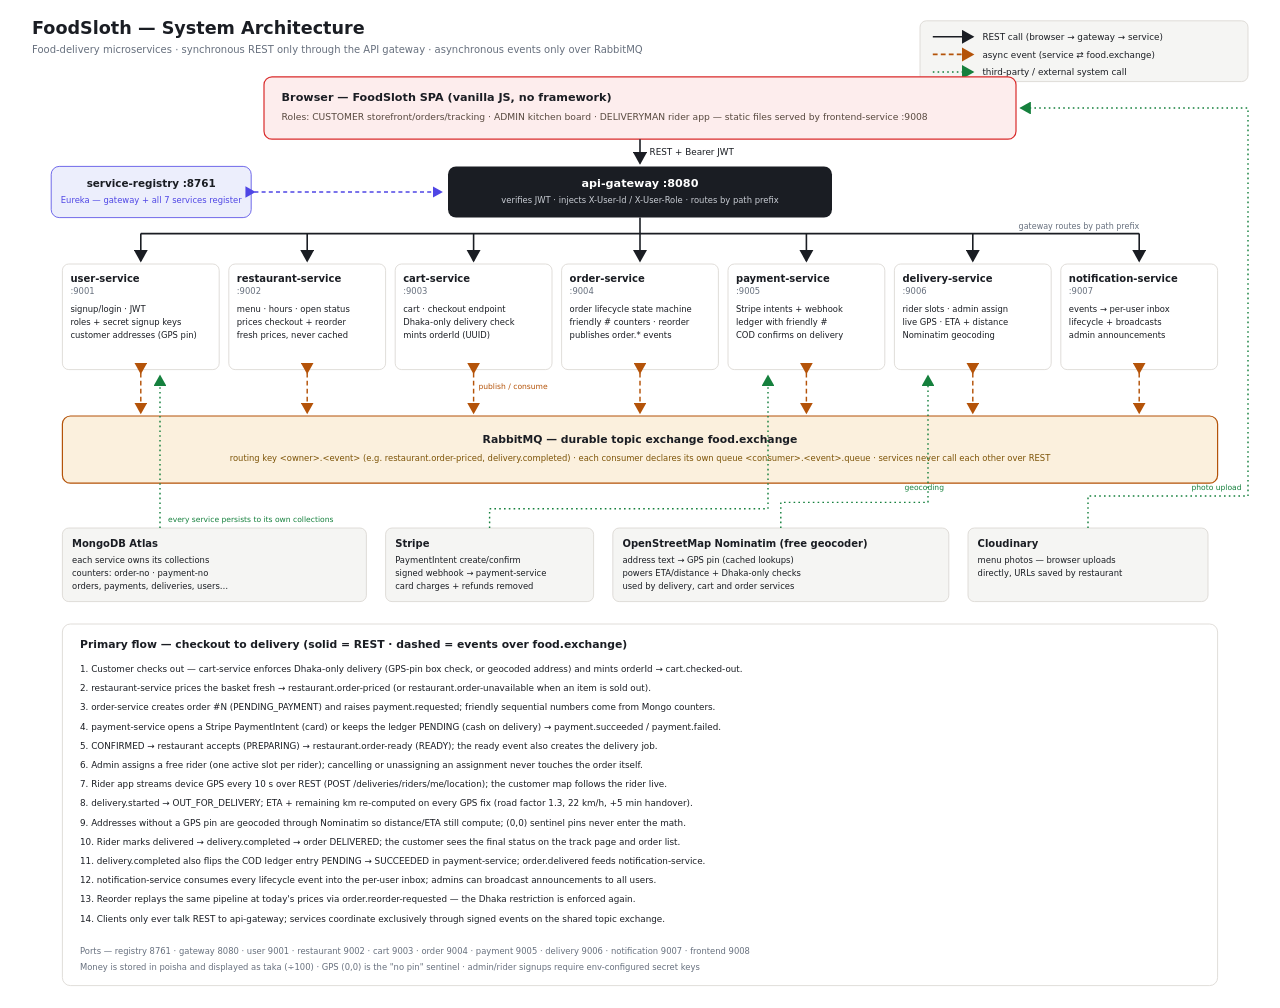
<file: docs/architecture-diagram.html>
<!DOCTYPE html>
<html lang="en">
<head>
<meta charset="UTF-8">
<title>FoodSloth — Architecture Diagram</title>
<style>
  @page { size: A3 landscape; margin: 0; }
  html, body { margin: 0; padding: 0; background: #ffffff; }
  img { display: block; width: 100%; }
</style>
</head>
<body>
<img src="architecture-diagram.svg" alt="FoodSloth system architecture diagram">
</body>
</html>
</file>
